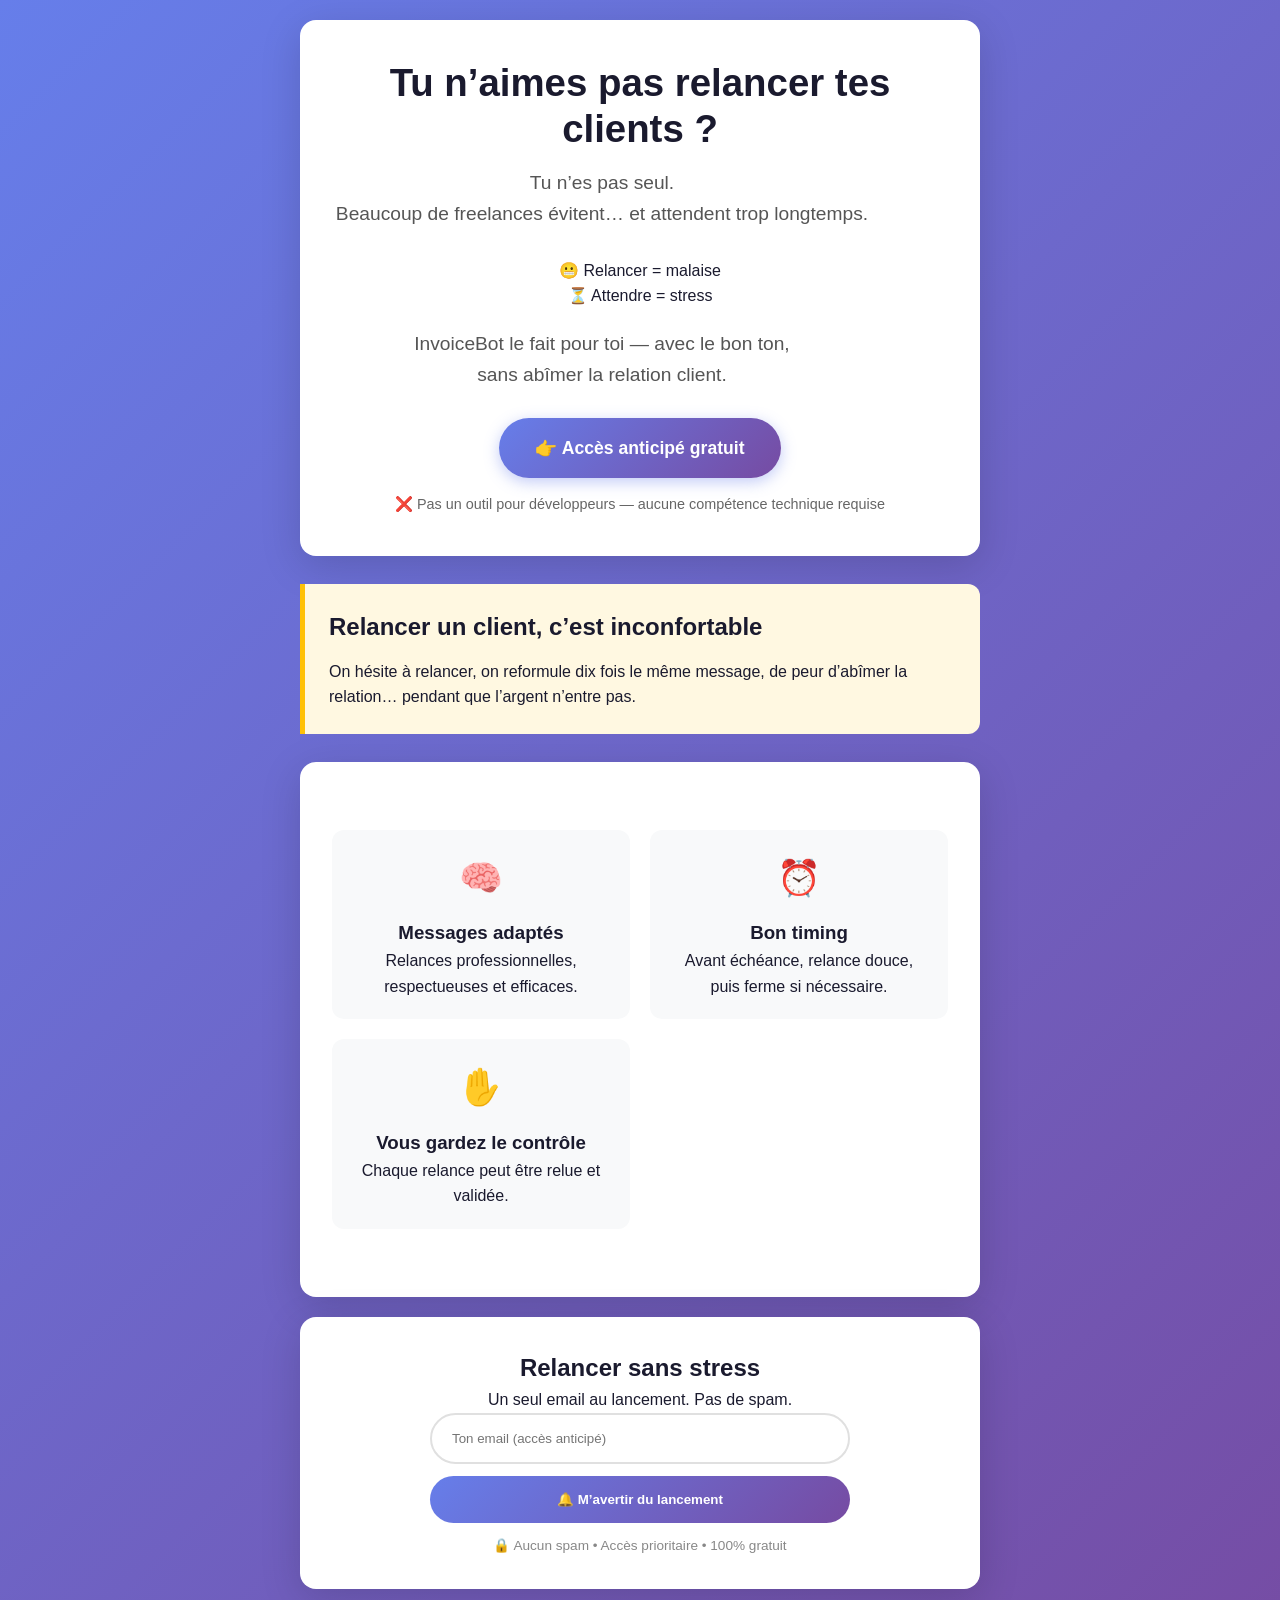
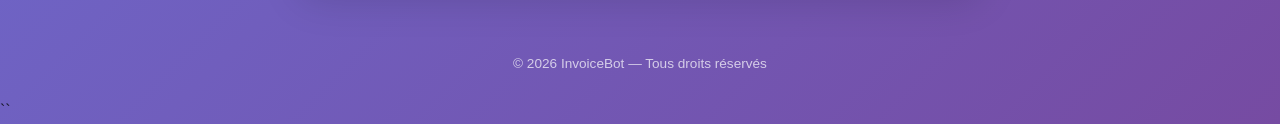
<file: index.html>
<!DOCTYPE html>
<html lang="fr">
<head>
    <meta charset="UTF-8">
    <meta name="viewport" content="width=device-width, initial-scale=1.0">
    <title>InvoiceBot — Relancer ses factures sans abîmer la relation client</title>

    <meta name="description" content="InvoiceBot aide les freelances à relancer leurs factures avec le bon ton, au bon moment, sans malaise ni tension avec leurs clients.">
    <meta name="keywords" content="relance facture freelance, facture non payée, relancer client, relation client freelance">

    <!-- Open Graph -->
    <meta property="og:type" content="website">
    <meta property="og:url" content="https://ilouhmam2.github.io/invoicebot-landing/">
    <meta property="og:title" content="InvoiceBot — Relances de factures sans malaise">
    <meta property="og:description" content="Être payé à temps sans détériorer la relation client.">
    <meta property="og:image" content="https://images.unsplash.com/photo-1554224155-6726b3ff858f?w=1200">

    <!-- Favicon -->
    
    <script defer data-domain="ilouhmam2.github.io" src="https://plausible.io/js/script.outbound-links.js"></script>

    <style>
        /* === CSS DU SOCLE — INCHANGÉ (1 correction invisible) === */
        *{margin:0;padding:0;box-sizing:border-box}
        body{
            font-family:-apple-system,BlinkMacSystemFont,'Segoe UI',Roboto,'Helvetica Neue',Arial,sans-serif;
            line-height:1.6;color:#1a1a2e;
            background:linear-gradient(135deg,#667eea 0%,#764ba2 100%);
            min-height:100vh
        }
        .container{max-width:720px;margin:0 auto;padding:20px}
        .card{background:white;border-radius:16px;padding:40px 32px;margin-bottom:20px;box-shadow:0 10px 40px rgba(0,0,0,.15)}
        h1{font-size:2.4em;font-weight:800;line-height:1.2;margin-bottom:16px;color:#1a1a2e}
        .highlight{background:linear-gradient(120deg,#84fab0 0%,#8fd3f4 100%);padding:2px 8px;border-radius:4px}
        .subtitle{font-size:1.2em;color:#555;margin-bottom:28px;max-width:540px}
        .btn-primary{display:inline-block;background:linear-gradient(135deg,#667eea 0%,#764ba2 100%);color:white;padding:16px 36px;border-radius:50px;text-decoration:none;font-weight:700;font-size:1.1em;box-shadow:0 4px 15px rgba(102,126,234,.4)}
        .pain-box{background:#fff8e1;border-left:5px solid #ffc107;padding:24px;border-radius:0 12px 12px 0;margin:28px 0}
        .pain-box h2{font-size:1.5em;margin-bottom:12px}
        .features{display:grid;grid-template-columns:repeat(auto-fit,minmax(200px,1fr));gap:20px;margin:28px 0}
        .feature{text-align:center;padding:20px;background:#f8f9fa;border-radius:12px}
        .feature .emoji{font-size:2.2em;margin-bottom:12px;display:block}
        .pricing{text-align:center;padding:32px;background:linear-gradient(135deg,#667eea 0%,#764ba2 100%);color:white;border-radius:16px}
        .price{font-size:4em;font-weight:800;line-height:1}
        .price span{font-size:.35em;font-weight:400}
        .form-section{text-align:center;padding:32px}
        .email-form{display:flex;flex-direction:column;gap:12px;max-width:420px;margin:0 auto}
        .email-form input{padding:16px 20px;border:2px solid #e0e0e0;border-radius:50px}
        .email-form button{padding:16px;border:none;border-radius:50px;background:linear-gradient(135deg,#667eea 0%,#764ba2 100%);color:white;font-weight:700}
        .trust-line{margin-top:12px;font-size:.85em;color:#888}
        footer{text-align:center;padding:24px;color:rgba(255,255,255,.7);font-size:.85em}
        /* correction invisible : guillemet CSS valide */
        .testimonial::before{content:"“";}
    </style>
</head>

<body>
<div class="container">

    <!-- HERO -->
<!-- HERO -->
<div class="card" style="text-align:center;">

<h1>Tu n’aimes pas relancer tes clients ?</h1>

<p class="subtitle">
Tu n’es pas seul.<br>
Beaucoup de freelances évitent… et attendent trop longtemps.
</p>

<p style="margin-bottom:20px;">
😬 Relancer = malaise<br>
⏳ Attendre = stress
</p>

<p class="subtitle">
InvoiceBot le fait pour toi — avec le bon ton,<br>
sans abîmer la relation client.
</p>

<a href="#formulaire" class="btn-primary">
👉 Accès anticipé gratuit
</a>

<p style="margin-top:15px; font-size:0.9em; color:#666;">
❌ Pas un outil pour développeurs — aucune compétence technique requise
</p>

</div>    
    <!-- DOULEUR -->
    <div class="pain-box">
        <h2>Relancer un client, c’est inconfortable</h2>
        <p>
            On hésite à relancer, on reformule dix fois le même message,
            de peur d’abîmer la relation…
            pendant que l’argent n’entre pas.
        </p>
    </div>

    <!-- SOLUTION -->
    <div class="card">
        <div class="features">
            <div class="feature">
                <span class="emoji">🧠</span>
                <h3>Messages adaptés</h3>
                <p>Relances professionnelles, respectueuses et efficaces.</p>
            </div>
            <div class="feature">
                <span class="emoji">⏰</span>
                <h3>Bon timing</h3>
                <p>Avant échéance, relance douce, puis ferme si nécessaire.</p>
            </div>
            <div class="feature">
                <span class="emoji">✋</span>
                <h3>Vous gardez le contrôle</h3>
                <p>Chaque relance peut être relue et validée.</p>
            </div>
        </div>
    </div>

    <!-- Pricing -->
    <!-- FORM -->
    <div class="card form-section" id="formulaire">
        <h2>Relancer sans stress</h2>
        <p>Un seul email au lancement. Pas de spam.</p>

       <form class="email-form" id="signup-form">
<input type="email" name="email" placeholder="Ton email (accès anticipé)" required>
<button type="submit">🔔 M’avertir du lancement</button>
</form>

<p class="trust-line">
🔒 Aucun spam • Accès prioritaire • 100% gratuit
</p>

      
    </div>

</div>

<footer>
    © 2026 InvoiceBot — Tous droits réservés
</footer>

<script>
document.getElementById('signup-form').addEventListener('submit', async function(e){
    e.preventDefault();
    const email=this.querySelector('input').value;
    try{
        await fetch('https://formspree.io/f/mnjleqbj',{
            method:'POST',
            headers:{'Content-Type':'application/json'},
            body:JSON.stringify({email})
        });
        window.location.href='merci.html?email='+encodeURIComponent(email);
    }catch(e){alert("Erreur, réessayez.");}
});
</script>
</body>
</html>
``
</file>
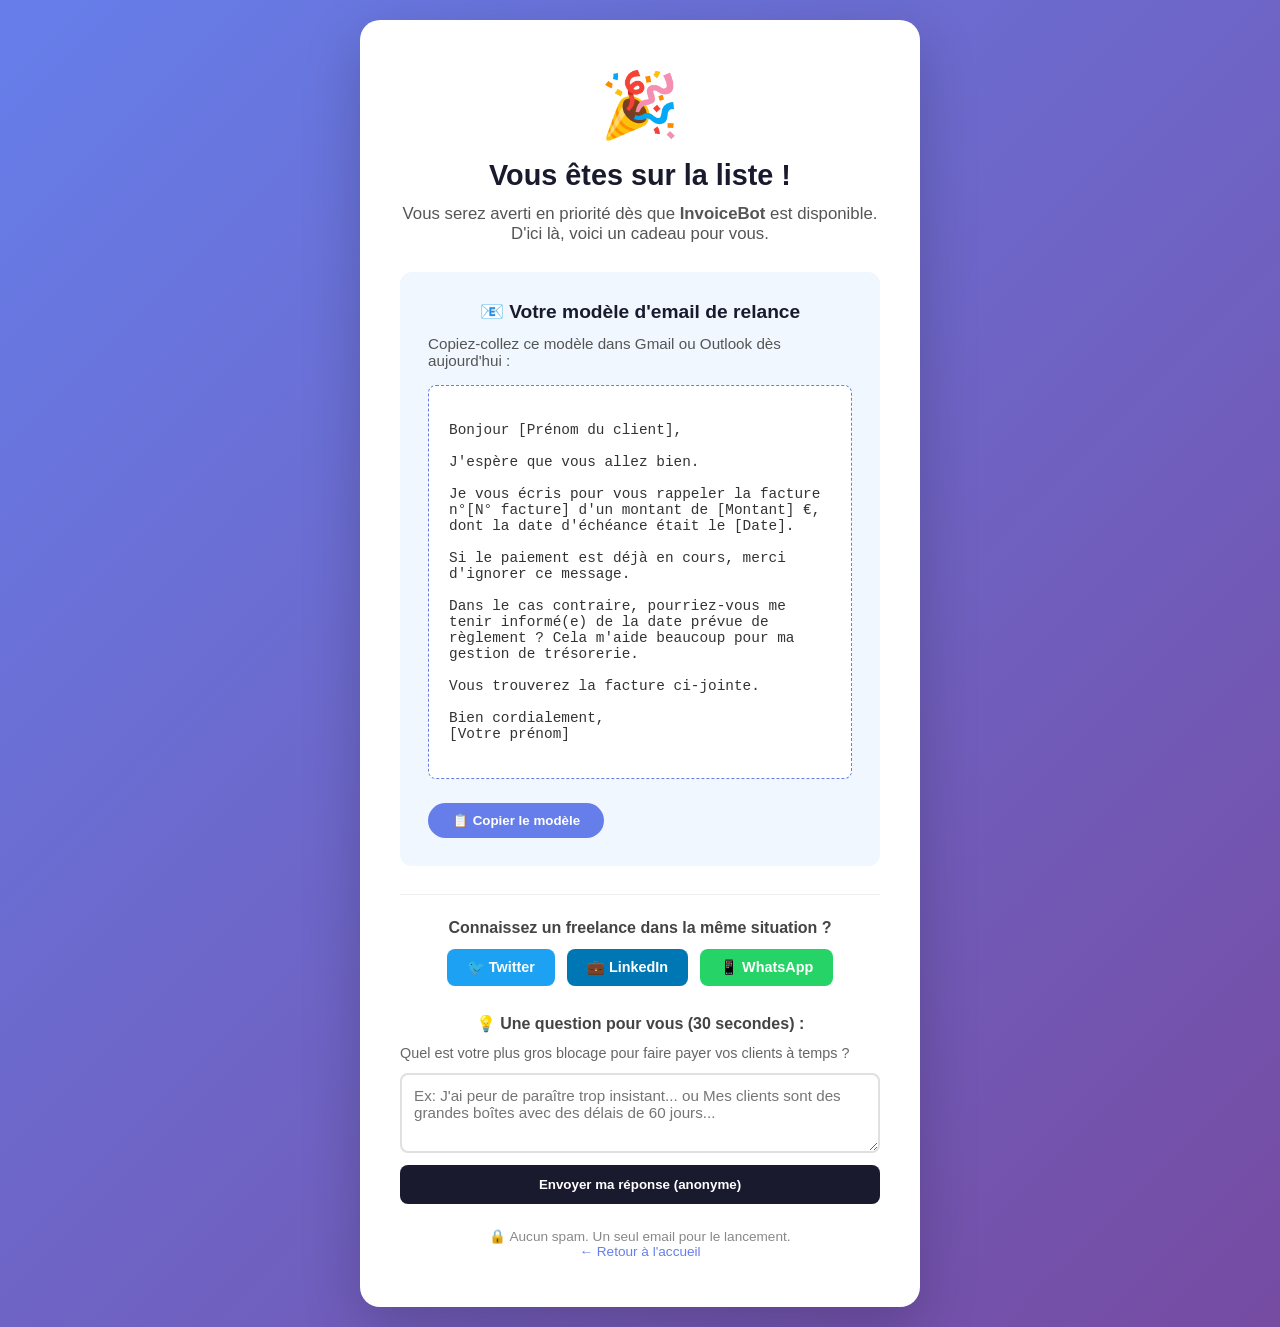
<file: merci.html>
<!DOCTYPE html>
<html lang="fr">
<head>
    <meta charset="UTF-8">
    <meta name="viewport" content="width=device-width, initial-scale=1.0">
    <title>Merci ! Votre inscription est confirmée — InvoiceBot</title>
    <meta name="description" content="Vous êtes inscrit sur la liste d'attente InvoiceBot. Téléchargez gratuitement votre modèle d'email de relance.">
    <meta name="robots" content="noindex">
    
    <!-- Open Graph -->
    <meta property="og:title" content="Inscription confirmée — InvoiceBot">
    <meta property="og:description" content="Vous êtes sur la liste d'attente.">
    <meta property="og:type" content="website">
    
    <!-- Plausible -->
    <script defer data-domain="ilouhmam2.github.io" src="https://plausible.io/js/script.outbound-links.js"></script>
    
    <!-- Google Ads Conversion Tracking (à configurer) -->
    <!-- Global site tag (gtag.js) - Google Ads -->
    <script async src="https://www.googletagmanager.com/gtag/js?id=AW-CONVERSION_ID"></script>
    <script>
      window.dataLayer = window.dataLayer || [];
      function gtag(){dataLayer.push(arguments);}
      gtag('js', new Date());
      gtag('config', 'AW-CONVERSION_ID');
      // Event de conversion
      gtag('event', 'conversion', {
          'send_to': 'AW-CONVERSION_ID/CONVERSION_LABEL',
          'value': 1.0,
          'currency': 'EUR'
      });
    </script>

    <style>
        * { margin: 0; padding: 0; box-sizing: border-box; }
        body {
            font-family: -apple-system, BlinkMacSystemFont, 'Segoe UI', Roboto, sans-serif;
            background: linear-gradient(135deg, #667eea 0%, #764ba2 100%);
            min-height: 100vh;
            display: flex;
            align-items: center;
            justify-content: center;
            padding: 20px;
        }
        .card {
            background: white;
            border-radius: 20px;
            padding: 48px 40px;
            max-width: 560px;
            width: 100%;
            text-align: center;
            box-shadow: 0 20px 60px rgba(0,0,0,0.2);
        }
        .emoji-big {
            font-size: 4em;
            margin-bottom: 16px;
        }
        h1 {
            font-size: 1.8em;
            color: #1a1a2e;
            margin-bottom: 12px;
        }
        .subtitle {
            color: #555;
            font-size: 1.05em;
            margin-bottom: 28px;
        }
        .bonus-box {
            background: #f0f7ff;
            border-radius: 12px;
            padding: 28px;
            margin: 24px 0;
            text-align: left;
        }
        .bonus-box h2 {
            font-size: 1.2em;
            color: #1a1a2e;
            margin-bottom: 12px;
            text-align: center;
        }
        .email-template {
            background: white;
            border: 1px dashed #667eea;
            border-radius: 8px;
            padding: 20px;
            font-family: 'Courier New', monospace;
            font-size: 0.9em;
            color: #333;
            white-space: pre-wrap;
            word-wrap: break-word;
            margin: 16px 0;
        }
        .btn-copy {
            display: inline-block;
            background: #667eea;
            color: white;
            padding: 10px 24px;
            border-radius: 50px;
            border: none;
            cursor: pointer;
            font-weight: 600;
            margin-top: 8px;
        }
        .btn-copy:hover { background: #5a67d8; }
        .share-section {
            margin-top: 28px;
            padding-top: 24px;
            border-top: 1px solid #eee;
        }
        .share-section h3 {
            font-size: 1em;
            color: #444;
            margin-bottom: 12px;
        }
        .share-btns {
            display: flex;
            gap: 12px;
            justify-content: center;
            flex-wrap: wrap;
        }
        .share-btns a {
            display: inline-block;
            padding: 10px 20px;
            border-radius: 8px;
            text-decoration: none;
            color: white;
            font-weight: 600;
            font-size: 0.9em;
        }
        .twitter { background: #1da1f2; }
        .linkedin { background: #0077b5; }
        .whatsapp { background: #25d366; }
        .question-box {
            margin-top: 28px;
            text-align: left;
        }
        .question-box h3 {
            font-size: 1em;
            color: #444;
            margin-bottom: 12px;
            text-align: center;
        }
        .question-box textarea {
            width: 100%;
            padding: 12px;
            border: 2px solid #e0e0e0;
            border-radius: 8px;
            font-family: inherit;
            font-size: 0.95em;
            min-height: 80px;
            resize: vertical;
        }
        .question-box button {
            margin-top: 8px;
            width: 100%;
            padding: 12px;
            background: #1a1a2e;
            color: white;
            border: none;
            border-radius: 8px;
            font-weight: 600;
            cursor: pointer;
        }
        .footer-text {
            margin-top: 24px;
            font-size: 0.85em;
            color: #888;
        }
        .footer-text a {
            color: #667eea;
            text-decoration: none;
        }
    </style>
</head>
<body>
    <div class="card">
        <div class="emoji-big">🎉</div>
        <h1>Vous êtes sur la liste !</h1>
        <p class="subtitle">Vous serez averti en priorité dès que <strong>InvoiceBot</strong> est disponible. D'ici là, voici un cadeau pour vous.</p>

        <div class="bonus-box">
            <h2>📧 Votre modèle d'email de relance</h2>
            <p style="color: #555; font-size: 0.95em; margin-bottom: 12px;">Copiez-collez ce modèle dans Gmail ou Outlook dès aujourd'hui :</p>
            
            <div class="email-template" id="emailTemplate">
Bonjour [Prénom du client],

J'espère que vous allez bien.

Je vous écris pour vous rappeler la facture n°[N° facture] d'un montant de [Montant] €, dont la date d'échéance était le [Date].

Si le paiement est déjà en cours, merci d'ignorer ce message.

Dans le cas contraire, pourriez-vous me tenir informé(e) de la date prévue de règlement ? Cela m'aide beaucoup pour ma gestion de trésorerie.

Vous trouverez la facture ci-jointe.

Bien cordialement,
[Votre prénom]
            </div>
            
            <button class="btn-copy" onclick="copyTemplate()">📋 Copier le modèle</button>
            <p id="copyFeedback" style="color: #2e7d32; font-size: 0.85em; margin-top: 8px; display: none;">✅ Copié dans le presse-papiers !</p>
        </div>

        <div class="share-section">
            <h3>Connaissez un freelance dans la même situation ?</h3>
            <div class="share-btns">
                <a href="https://twitter.com/intent/tweet?text=Je%20viens%20de%20d%C3%A9couvrir%20InvoiceBot%20:%20un%20outil%20qui%20automatise%20les%20relances%20de%20factures.%20Si%20tu%20en%20as%20marre%20de%20courir%20apr%C3%A8s%20tes%20paiements,%20inscris-toi%20!&url=https://ilouhmam2.github.io/invoicebot-landing/" class="twitter" target="_blank">🐦 Twitter</a>
                <a href="https://www.linkedin.com/sharing/share-offsite/?url=https://ilouhmam2.github.io/invoicebot-landing/" class="linkedin" target="_blank">💼 LinkedIn</a>
                <a href="https://wa.me/?text=Je%20viens%20de%20d%C3%A9couvrir%20InvoiceBot%20:%20outil%20pour%20automatiser%20les%20relances%20de%20factures.%20https://ilouhmam2.github.io/invoicebot-landing/" class="whatsapp" target="_blank">📱 WhatsApp</a>
            </div>
        </div>

        <div class="question-box">
            <h3>💡 Une question pour vous (30 secondes) :</h3>
            <p style="color: #666; font-size: 0.9em; margin-bottom: 12px;">Quel est votre plus gros blocage pour faire payer vos clients à temps ?</p>
            <textarea placeholder="Ex: J'ai peur de paraître trop insistant... ou Mes clients sont des grandes boîtes avec des délais de 60 jours..." id="feedbackText"></textarea>
            <button onclick="sendFeedback()">Envoyer ma réponse (anonyme)</button>
            <p id="feedbackThanks" style="color: #2e7d32; font-size: 0.9em; margin-top: 8px; display: none;">Merci ! Votre retour nous aide énormément à construire le bon outil.</p>
        </div>

        <p class="footer-text">
            🔒 Aucun spam. Un seul email pour le lancement.<br>
            <a href="https://ilouhmam2.github.io/invoicebot-landing/">← Retour à l'accueil</a>
        </p>
    </div>

    <script>
        function copyTemplate() {
            const text = document.getElementById('emailTemplate').innerText;
            navigator.clipboard.writeText(text).then(function() {
                document.getElementById('copyFeedback').style.display = 'block';
                setTimeout(() => {
                    document.getElementById('copyFeedback').style.display = 'none';
                }, 3000);
            });
        }

        function sendFeedback() {
            const text = document.getElementById('feedbackText').value;
            if (!text.trim()) return;
            
            // Envoi via Formspree (même endpoint que le formulaire principal)
            fetch('https://formspree.io/f/mnjleqbj', {
                method: 'POST',
                headers: { 'Content-Type': 'application/json' },
                body: JSON.stringify({ 
                    message: text,
                    source: 'page_merci_question',
                    email: new URLSearchParams(window.location.search).get('email') || 'inconnu'
                })
            }).then(() => {
                document.getElementById('feedbackThanks').style.display = 'block';
                document.getElementById('feedbackText').disabled = true;
            }).catch(err => {
                console.error(err);
                // Même si l'envoi échoue, on remercie l'utilisateur
                document.getElementById('feedbackThanks').style.display = 'block';
            });
        }
    </script>
</body>
</html>
</file>
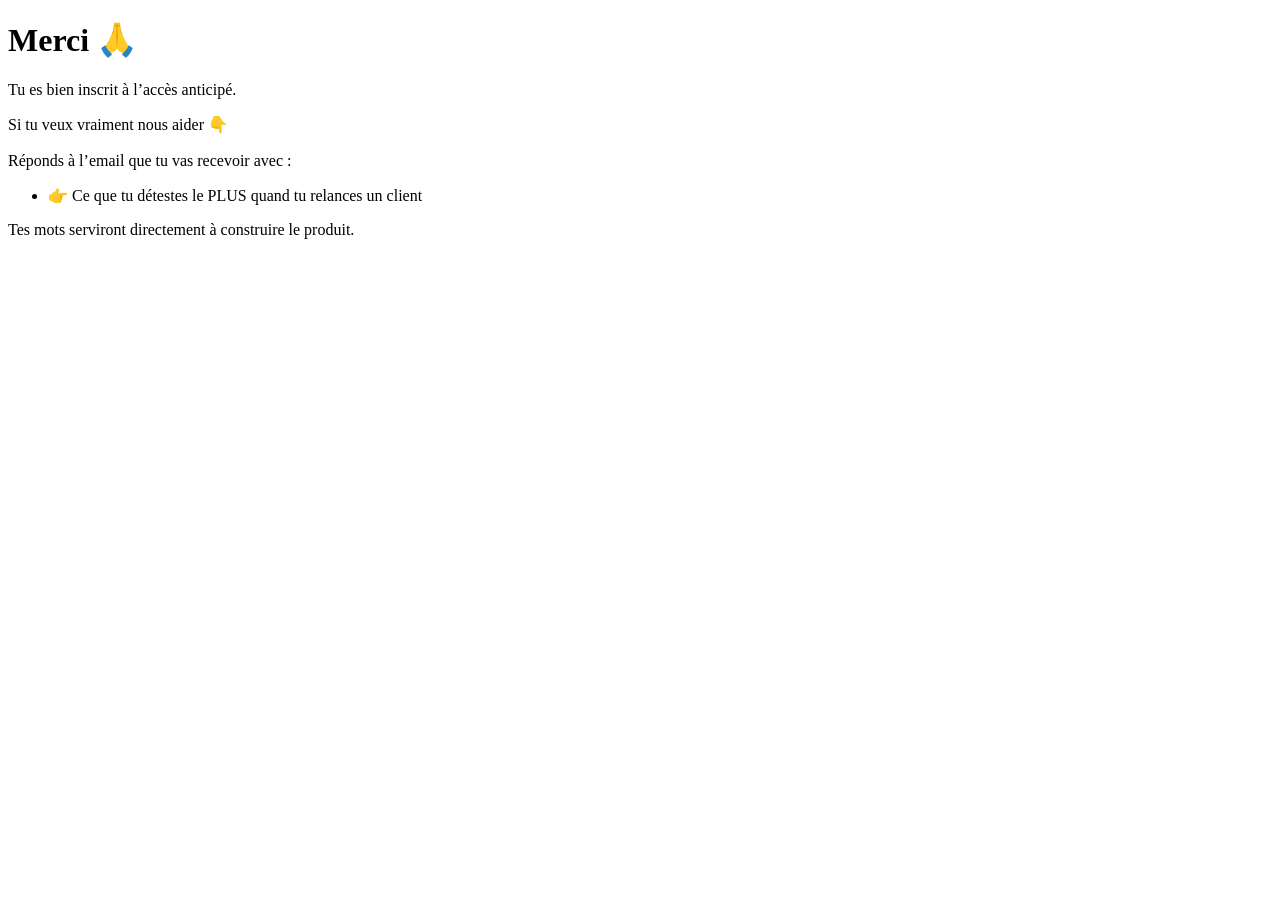
<file: thanks.html>
<!DOCTYPE html>
<html lang="fr">
<head>
  <meta charset="UTF-8" />
  <meta name="viewport" content="width=device-width, initial-scale=1" />
  <title>Merci – InvoiceBot</title>
  <link rel="stylesheet" href="style.css" />
</head>
<body>

  <main class="container">
    <h1>Merci 🙏</h1>
    <p class="subtitle">
      Tu es bien inscrit à l’accès anticipé.
    </p>

    <p>
      Si tu veux vraiment nous aider 👇
      <br /><br />
      Réponds à l’email que tu vas recevoir avec :
    </p>

    <ul class="pain">
      <li>👉 Ce que tu détestes le PLUS quand tu relances un client</li>
    </ul>

    <p class="micro">
      Tes mots serviront directement à construire le produit.
    </p>
  </main>

</body>
</html>
</file>
<file: style.css>

</file>
